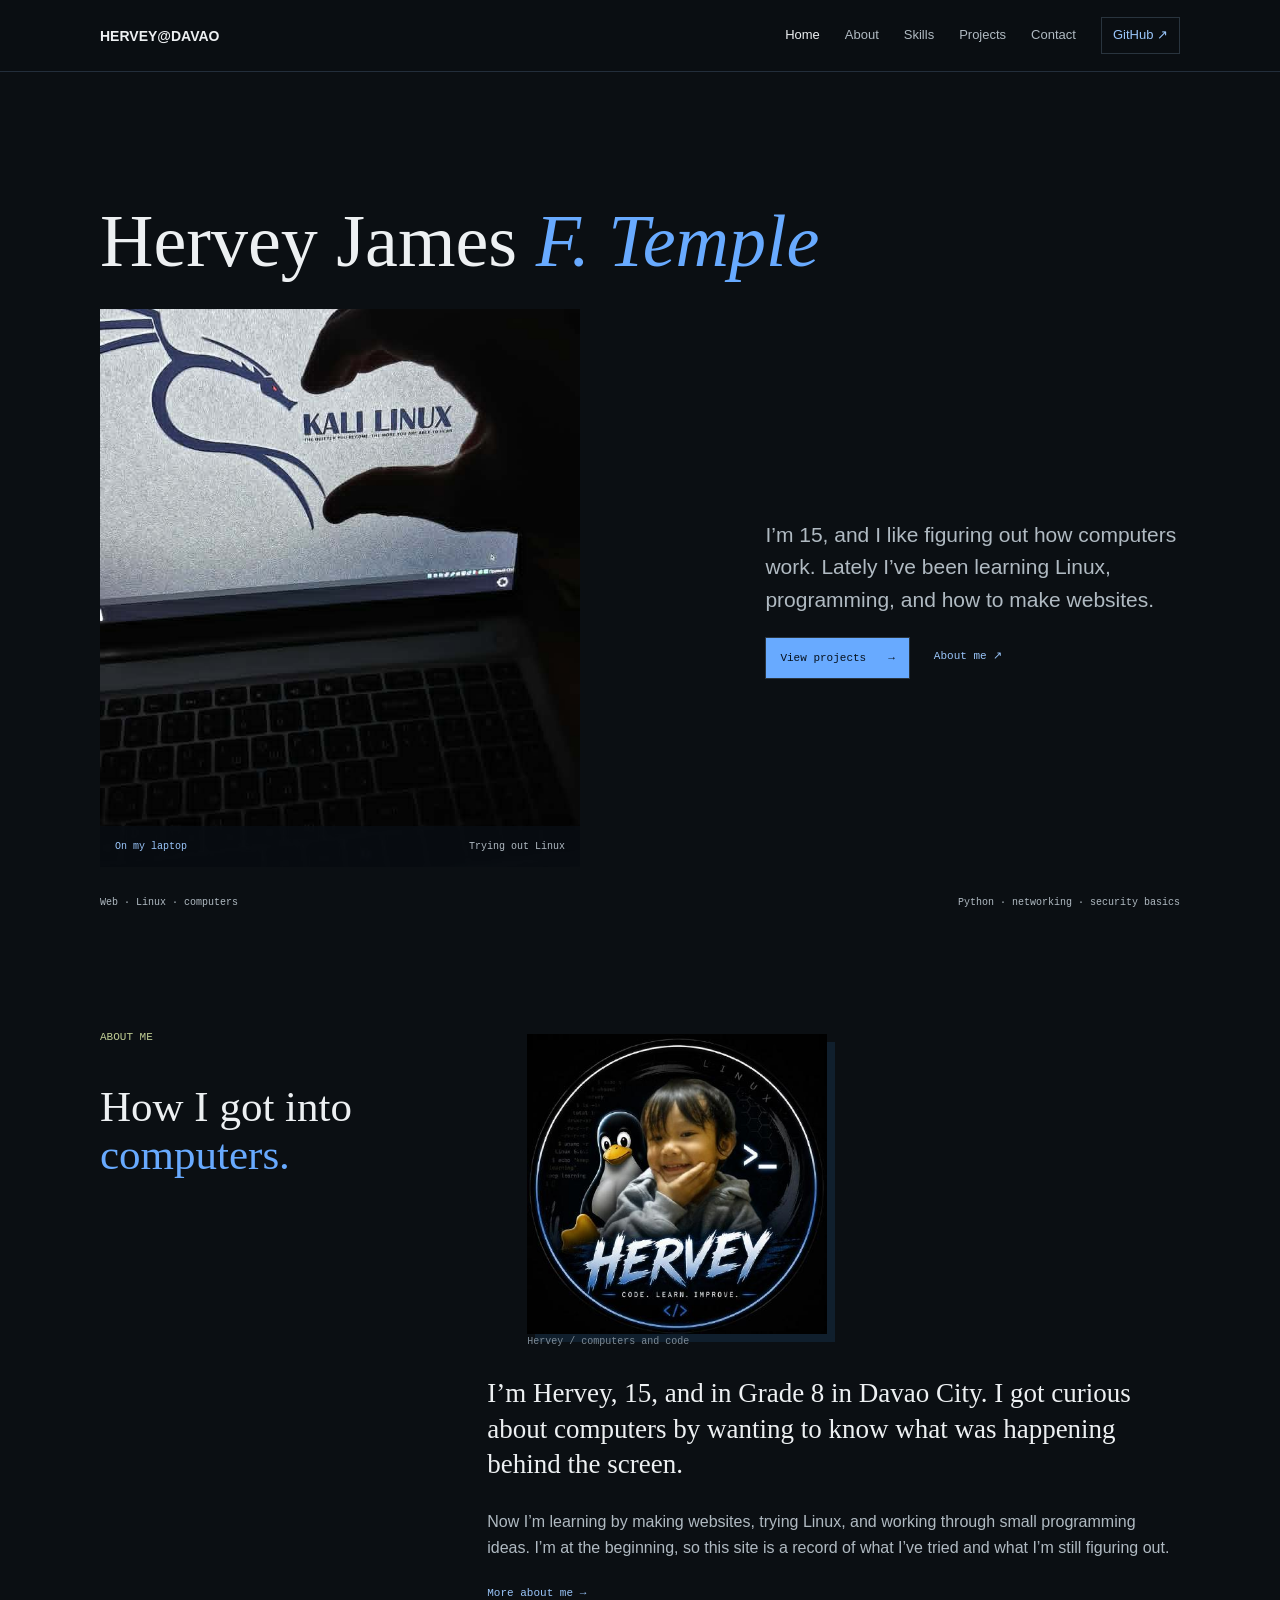
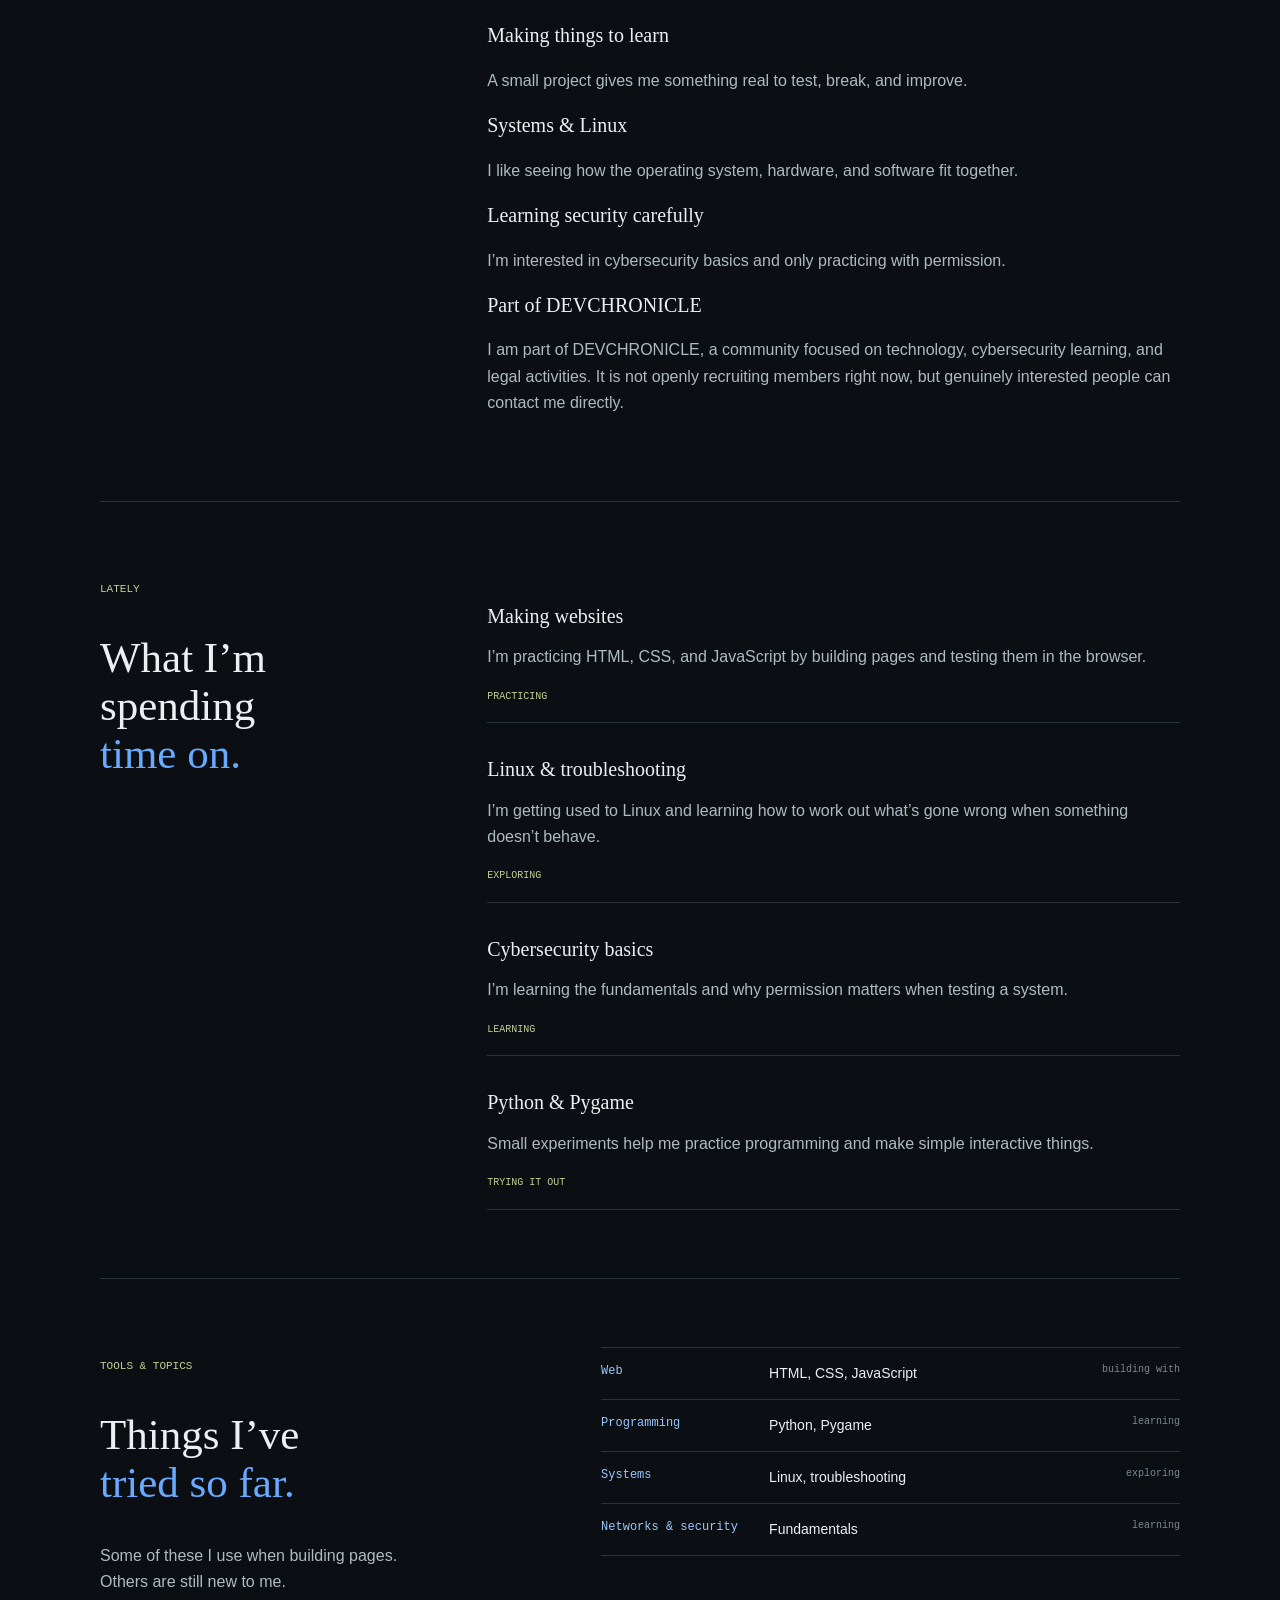
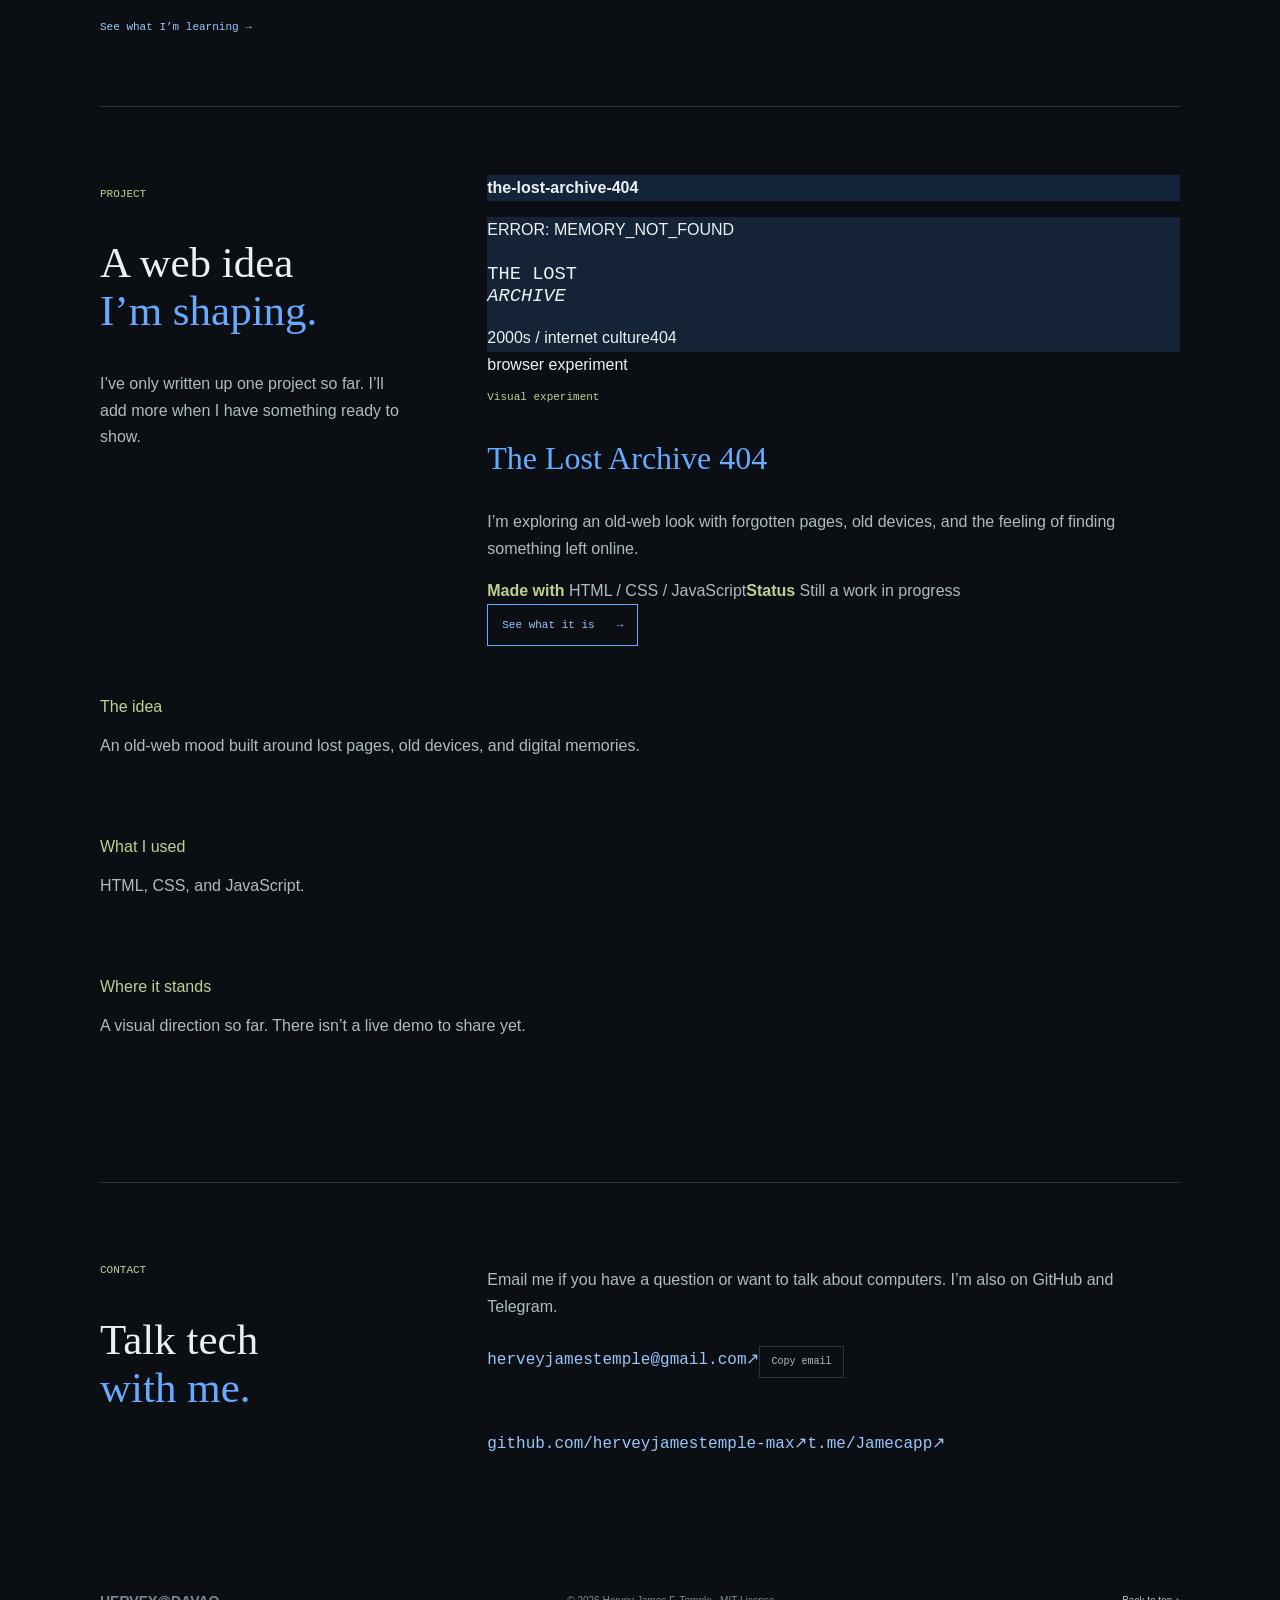
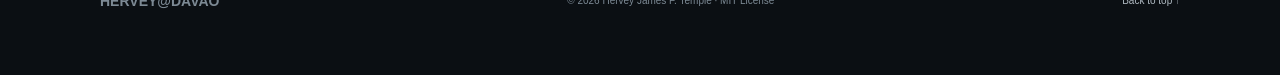
<file: index.html>
<!doctype html>
<html lang="en">
<head>
  <meta charset="utf-8">
  <meta name="viewport" content="width=device-width, initial-scale=1">
  <meta name="theme-color" content="#0b0f13">
  <meta name="description" content="Hervey James F. Temple is a Grade 8 student in Davao City learning Linux, programming, and web development.">
  <meta property="og:type" content="website">
  <meta property="og:title" content="Hervey James F. Temple | Portfolio">
  <meta property="og:description" content="I’m 15, in Grade 8, and learning Linux, programming, and web development in Davao City.">
  <title>Hervey James F. Temple | Portfolio</title>
  <link rel="icon" href="favicon.svg" type="image/svg+xml">
  <link rel="stylesheet" href="portfolio.css">
</head>
<body>
  <a class="skip-link" href="#top">Skip to content</a>
  <header class="site-header">
    <a class="wordmark" href="index.html" aria-label="Hervey James F. Temple, home">
      <span>HERVEY@DAVAO</span>
    </a>
    <button class="menu-toggle" type="button" aria-expanded="false" aria-controls="site-nav">
      <span class="menu-lines" aria-hidden="true"><i></i><i></i></span>
      <span class="menu-label">Menu</span>
    </button>
    <nav class="site-nav" id="site-nav" aria-label="Primary navigation">
      <a class="nav-link is-active" href="index.html" aria-current="page">Home</a>
      <a class="nav-link" href="about.html">About</a>
      <a class="nav-link" href="skills.html">Skills</a>
      <a class="nav-link" href="projects/index.html">Projects</a>
      <a class="nav-link" href="#contact">Contact</a>
      <a class="nav-github" href="https://github.com/herveyjamestemple-max" target="_blank" rel="noopener noreferrer">GitHub <span aria-hidden="true">↗</span></a>
    </nav>
  </header>

  <main id="top">
    <section class="hero section-shell" aria-labelledby="hero-title">
      <div class="hero-gridline" aria-hidden="true"></div>
      <h1 id="hero-title">Hervey James <em>F. Temple</em></h1>
      <div class="hero-feature">
        <figure class="hero-visual">
          <img src="download.jpeg" alt="My laptop displaying a Linux desktop" width="736" height="1308" fetchpriority="high">
          <figcaption><span>On my laptop</span><span>Trying out Linux</span></figcaption>
        </figure>
        <div class="hero-copy reveal">
          <p class="hero-intro">I’m 15, and I like figuring out how computers work. Lately I’ve been learning Linux, programming, and how to make websites.</p>
          <div class="hero-actions">
            <a class="button button-primary" href="projects/index.html">View projects <span aria-hidden="true">→</span></a>
            <a class="text-link" href="about.html">About me <span aria-hidden="true">↗</span></a>
          </div>
        </div>
      </div>
      <div class="hero-foot"><span>Web · Linux · computers</span><span>Python · networking · security basics</span></div>
    </section>

    <section class="about section-shell section-light" id="about" aria-labelledby="about-title">
      <div class="section-heading reveal"><p class="section-kicker">About me</p><h2 id="about-title">How I got into<br><span>computers.</span></h2></div>
      <div class="about-layout">
        <div class="about-statement reveal"><figure class="about-portrait"><img src="30f6a263-8914-494f-acf3-deb1fc8141c1.png" alt="Hervey James with Linux and coding-themed artwork" width="460" height="460" loading="lazy"><figcaption>Hervey / computers and code</figcaption></figure><p>I’m Hervey, 15, and in Grade 8 in Davao City. I got curious about computers by wanting to know what was happening behind the screen.</p><p class="muted-copy">Now I’m learning by making websites, trying Linux, and working through small programming ideas. I’m at the beginning, so this site is a record of what I’ve tried and what I’m still figuring out.</p><a class="text-link" href="about.html">More about me <span aria-hidden="true">→</span></a></div>
        <div class="about-details reveal">
          <div class="detail-row"><div><h3>Making things to learn</h3><p>A small project gives me something real to test, break, and improve.</p></div></div>
          <div class="detail-row"><div><h3>Systems &amp; Linux</h3><p>I like seeing how the operating system, hardware, and software fit together.</p></div></div>
          <div class="detail-row"><div><h3>Learning security carefully</h3><p>I’m interested in cybersecurity basics and only practicing with permission.</p></div></div>
          <div class="detail-row"><div><h3>Part of DEVCHRONICLE</h3><p>I am part of DEVCHRONICLE, a community focused on technology, cybersecurity learning, and legal activities. It is not openly recruiting members right now, but genuinely interested people can contact me directly.</p></div></div>
        </div>
      </div>
    </section>

    <section class="now section-shell section-light" id="now" aria-labelledby="now-title">
      <div class="section-heading reveal"><p class="section-kicker">Lately</p><h2 id="now-title">What I’m spending<br><span>time on.</span></h2></div>
      <div class="now-grid reveal">
        <article class="now-item"><h3>Making websites</h3><p>I’m practicing HTML, CSS, and JavaScript by building pages and testing them in the browser.</p><span class="now-state">Practicing</span></article>
        <article class="now-item"><h3>Linux &amp; troubleshooting</h3><p>I’m getting used to Linux and learning how to work out what’s gone wrong when something doesn’t behave.</p><span class="now-state">Exploring</span></article>
        <article class="now-item"><h3>Cybersecurity basics</h3><p>I’m learning the fundamentals and why permission matters when testing a system.</p><span class="now-state">Learning</span></article>
        <article class="now-item"><h3>Python &amp; Pygame</h3><p>Small experiments help me practice programming and make simple interactive things.</p><span class="now-state">Trying it out</span></article>
      </div>
    </section>

    <section class="skills section-shell section-light" id="skills" aria-labelledby="skills-title">
      <div class="skills-layout">
        <div class="skills-intro reveal"><p class="section-kicker">Tools &amp; topics</p><h2 id="skills-title">Things I’ve<br><span>tried so far.</span></h2><p>Some of these I use when building pages. Others are still new to me.</p><a class="text-link" href="skills.html">See what I’m learning <span aria-hidden="true">→</span></a></div>
        <dl class="skill-preview-list reveal">
          <div><dt>Web</dt><dd>HTML, CSS, JavaScript <span>building with</span></dd></div>
          <div><dt>Programming</dt><dd>Python, Pygame <span>learning</span></dd></div>
          <div><dt>Systems</dt><dd>Linux, troubleshooting <span>exploring</span></dd></div>
          <div><dt>Networks &amp; security</dt><dd>Fundamentals <span>learning</span></dd></div>
        </dl>
      </div>
    </section>

    <section class="work section-shell" id="work" aria-labelledby="work-title">
      <div class="work-header reveal"><div><p class="section-kicker">Project</p><h2 id="work-title">A web idea<br><span>I’m shaping.</span></h2></div><p class="work-aside">I’ve only written up one project so far. I’ll add more when I have something ready to show.</p></div>
      <article class="project-feature reveal">
        <a class="project-art project-art-link" href="projects/the-lost-archive-404.html" aria-label="View The Lost Archive 404 project"><div class="project-window"><div class="window-bar"><span></span><span></span><span></span><b>the-lost-archive-404</b></div><div class="project-screen"><div class="screen-scan"></div><p class="screen-code">ERROR: MEMORY_NOT_FOUND</p><h3>THE LOST<br><em>ARCHIVE</em></h3><div class="screen-footer"><span>2000s / internet culture</span><span>404</span></div></div></div><span class="art-label">browser experiment</span></a>
        <div class="project-info"><p class="project-type">Visual experiment</p><h3><a href="projects/the-lost-archive-404.html">The Lost Archive 404</a></h3><p>I’m exploring an old-web look with forgotten pages, old devices, and the feeling of finding something left online.</p><div class="project-meta"><span><b>Made with</b> HTML / CSS / JavaScript</span><span><b>Status</b> Still a work in progress</span></div><a class="button button-outline" href="projects/the-lost-archive-404.html">See what it is <span aria-hidden="true">→</span></a></div>
      </article>
      <div class="project-context reveal"><div><span>The idea</span><p>An old-web mood built around lost pages, old devices, and digital memories.</p></div><div><span>What I used</span><p>HTML, CSS, and JavaScript.</p></div><div><span>Where it stands</span><p>A visual direction so far. There isn’t a live demo to share yet.</p></div></div>
    </section>

    <section class="contact section-shell section-light" id="contact" aria-labelledby="contact-title">
      <div class="contact-layout reveal"><div><p class="section-kicker">Contact</p><h2 id="contact-title">Talk tech<br><span>with me.</span></h2></div><div class="contact-copy"><p>Email me if you have a question or want to talk about computers. I’m also on GitHub and Telegram.</p><a class="contact-link" href="mailto:herveyjamestemple@gmail.com"><span>herveyjamestemple@gmail.com</span><span aria-hidden="true">↗</span></a><button class="copy-button" type="button" data-copy="herveyjamestemple@gmail.com">Copy email</button><p class="copy-status" aria-live="polite"></p><a class="contact-link" href="https://github.com/herveyjamestemple-max" target="_blank" rel="noopener noreferrer"><span>github.com/herveyjamestemple-max</span><span aria-hidden="true">↗</span></a><a class="contact-link" href="https://t.me/Jamecapp" target="_blank" rel="noopener noreferrer"><span>t.me/Jamecapp</span><span aria-hidden="true">↗</span></a></div></div>
    </section>
  </main>

  <footer class="site-footer section-shell"><a class="wordmark" href="index.html"><span>HERVEY@DAVAO</span></a><p>© <span data-year></span> Hervey James F. Temple · <a href="LICENSE">MIT License</a></p><span class="footer-links"><a href="#top" class="back-top">Back to top ↑</a></span></footer>
  <script src="site.js" defer></script>
</body>
</html>
</file>
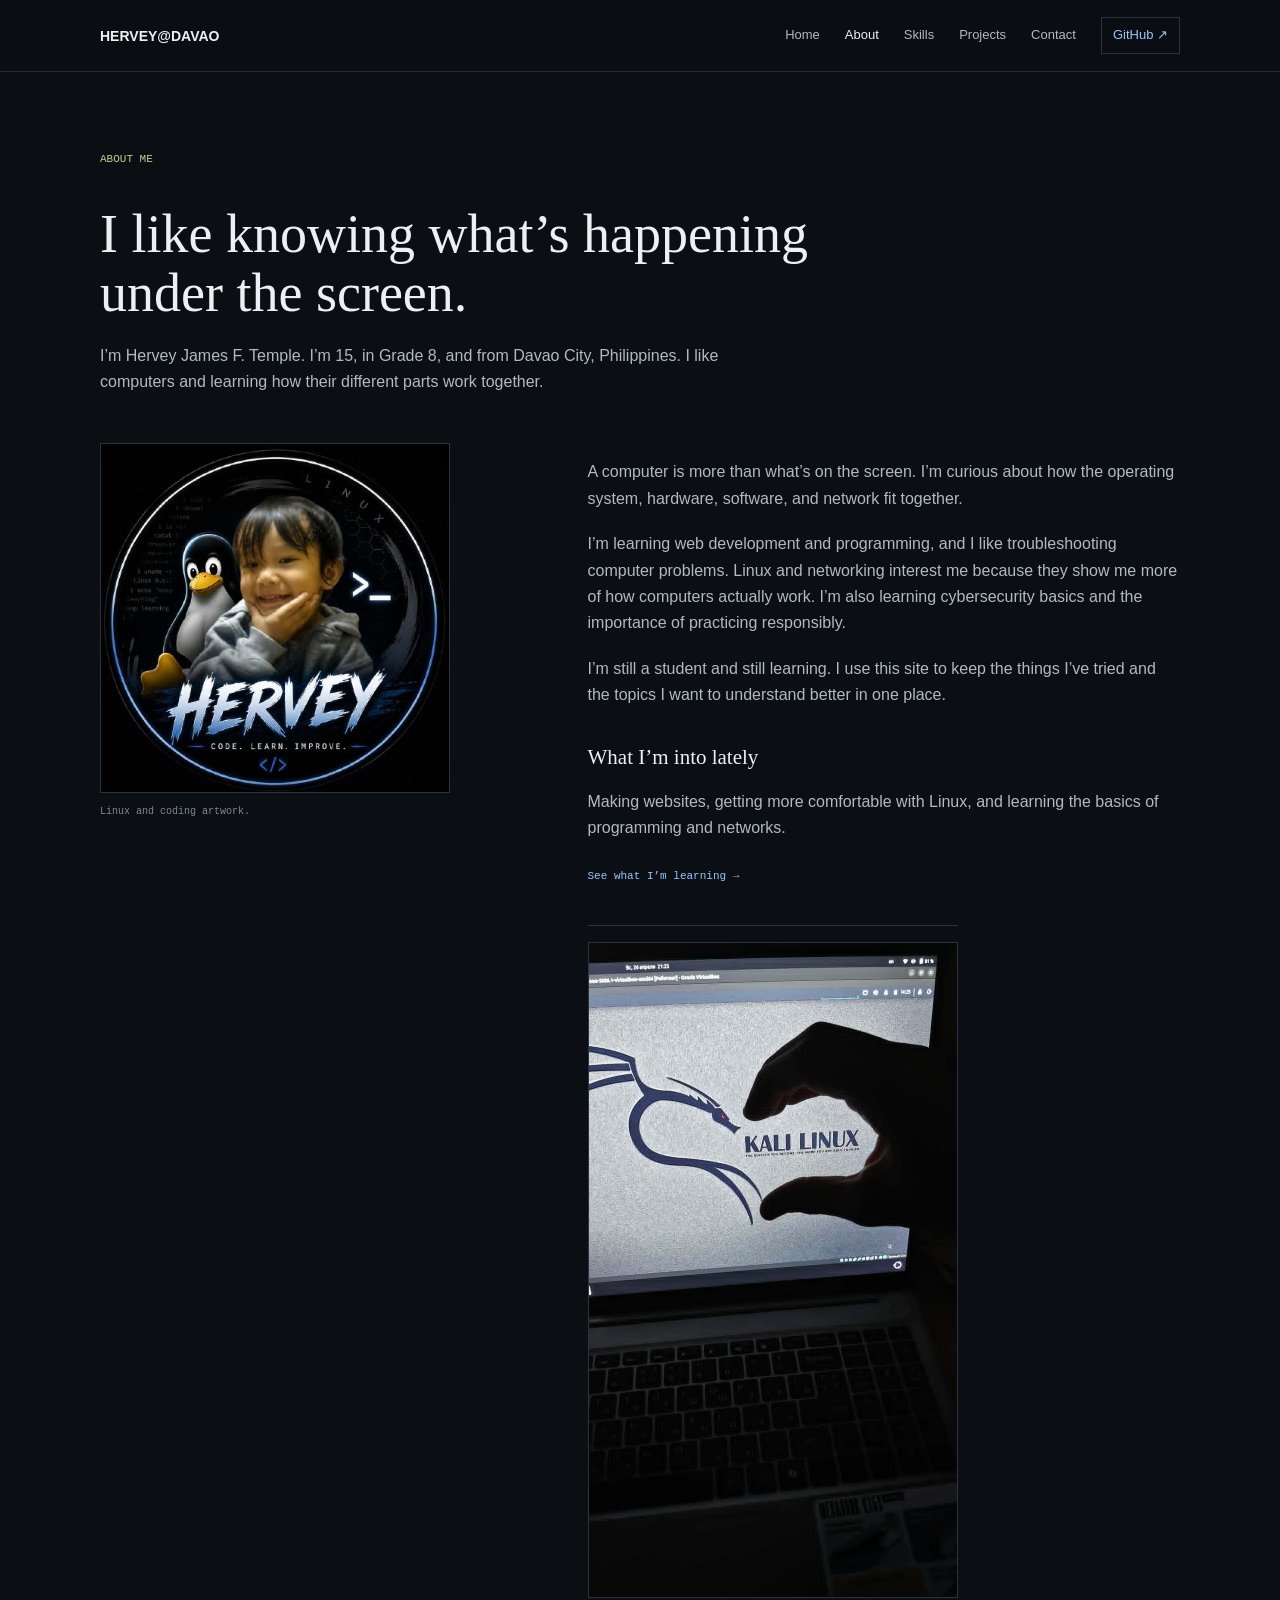
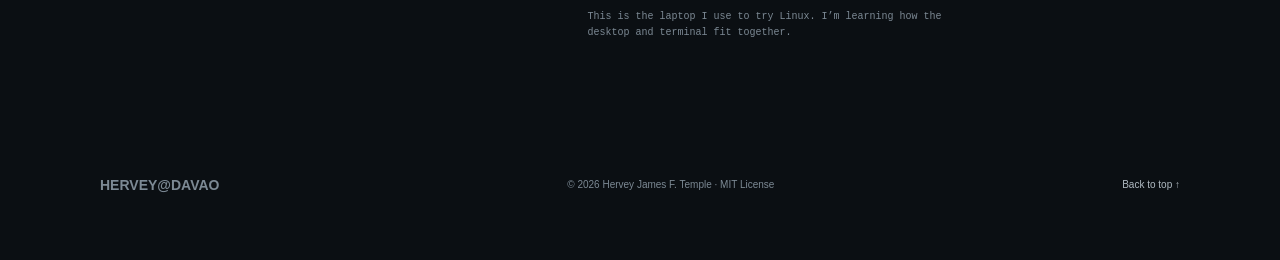
<file: about.html>
<!doctype html>
<html lang="en">
<head>
  <meta charset="utf-8">
  <meta name="viewport" content="width=device-width, initial-scale=1">
  <meta name="theme-color" content="#0b0f13">
  <meta name="description" content="Hervey James F. Temple is a 15-year-old Grade 8 student in Davao City learning web development, Linux, programming, and computer systems.">
  <meta property="og:type" content="website">
  <meta property="og:title" content="About Hervey James F. Temple">
  <meta property="og:description" content="I’m a student in Davao City. I like computers and I’m learning by trying things out.">
  <title>About | Hervey James F. Temple</title>
  <link rel="icon" href="favicon.svg" type="image/svg+xml">
  <link rel="stylesheet" href="portfolio.css">
  <script src="site.js" defer></script>
</head>
<body data-page="about">
  <a class="skip-link" href="#main">Skip to content</a>
  <header class="site-header">
    <a class="wordmark" href="index.html" aria-label="Hervey James F. Temple, home">HERVEY@DAVAO</a>
    <button class="menu-toggle" type="button" aria-expanded="false" aria-controls="site-nav"><span class="menu-lines" aria-hidden="true"><i></i><i></i></span><span>Menu</span></button>
    <nav class="site-nav" id="site-nav" aria-label="Main navigation">
      <a class="nav-link" href="index.html">Home</a><a class="nav-link is-active" href="about.html" aria-current="page">About</a><a class="nav-link" href="skills.html">Skills</a><a class="nav-link" href="projects/index.html">Projects</a><a class="nav-link" href="index.html#contact">Contact</a><a class="nav-github" href="https://github.com/herveyjamestemple-max" target="_blank" rel="noopener noreferrer">GitHub <span aria-hidden="true">↗</span></a>
    </nav>
  </header>
  <main class="section-shell route-main" id="main">
    <div class="route-heading">
      <p class="section-kicker">About me</p>
      <h1>I like knowing what’s happening under the screen.</h1>
      <p>I’m Hervey James F. Temple. I’m 15, in Grade 8, and from Davao City, Philippines. I like computers and learning how their different parts work together.</p>
    </div>
    <div class="about-page-grid">
      <figure class="about-page-portrait">
        <img src="30f6a263-8914-494f-acf3-deb1fc8141c1.png" alt="Hervey James with Linux and coding-themed artwork" width="460" height="460" fetchpriority="high">
        <figcaption>Linux and coding artwork.</figcaption>
      </figure>
      <div class="route-copy">
        <p>A computer is more than what’s on the screen. I’m curious about how the operating system, hardware, software, and network fit together.</p>
        <p>I’m learning web development and programming, and I like troubleshooting computer problems. Linux and networking interest me because they show me more of how computers actually work. I’m also learning cybersecurity basics and the importance of practicing responsibly.</p>
        <p>I’m still a student and still learning. I use this site to keep the things I’ve tried and the topics I want to understand better in one place.</p>
        <h2>What I’m into lately</h2>
        <p>Making websites, getting more comfortable with Linux, and learning the basics of programming and networks.</p>
        <a class="text-link" href="skills.html">See what I’m learning <span aria-hidden="true">→</span></a>
        <figure class="about-page-note">
          <img src="download.jpeg" alt="A laptop displaying a Linux desktop" width="736" height="1308" loading="lazy">
          <figcaption>This is the laptop I use to try Linux. I’m learning how the desktop and terminal fit together.</figcaption>
        </figure>
      </div>
    </div>
  </main>
  <footer class="site-footer section-shell"><a class="wordmark" href="index.html">HERVEY@DAVAO</a><p>© <span data-year></span> Hervey James F. Temple · <a href="LICENSE">MIT License</a></p><a class="back-top" href="#main">Back to top ↑</a></footer>
</body>
</html>
</file>
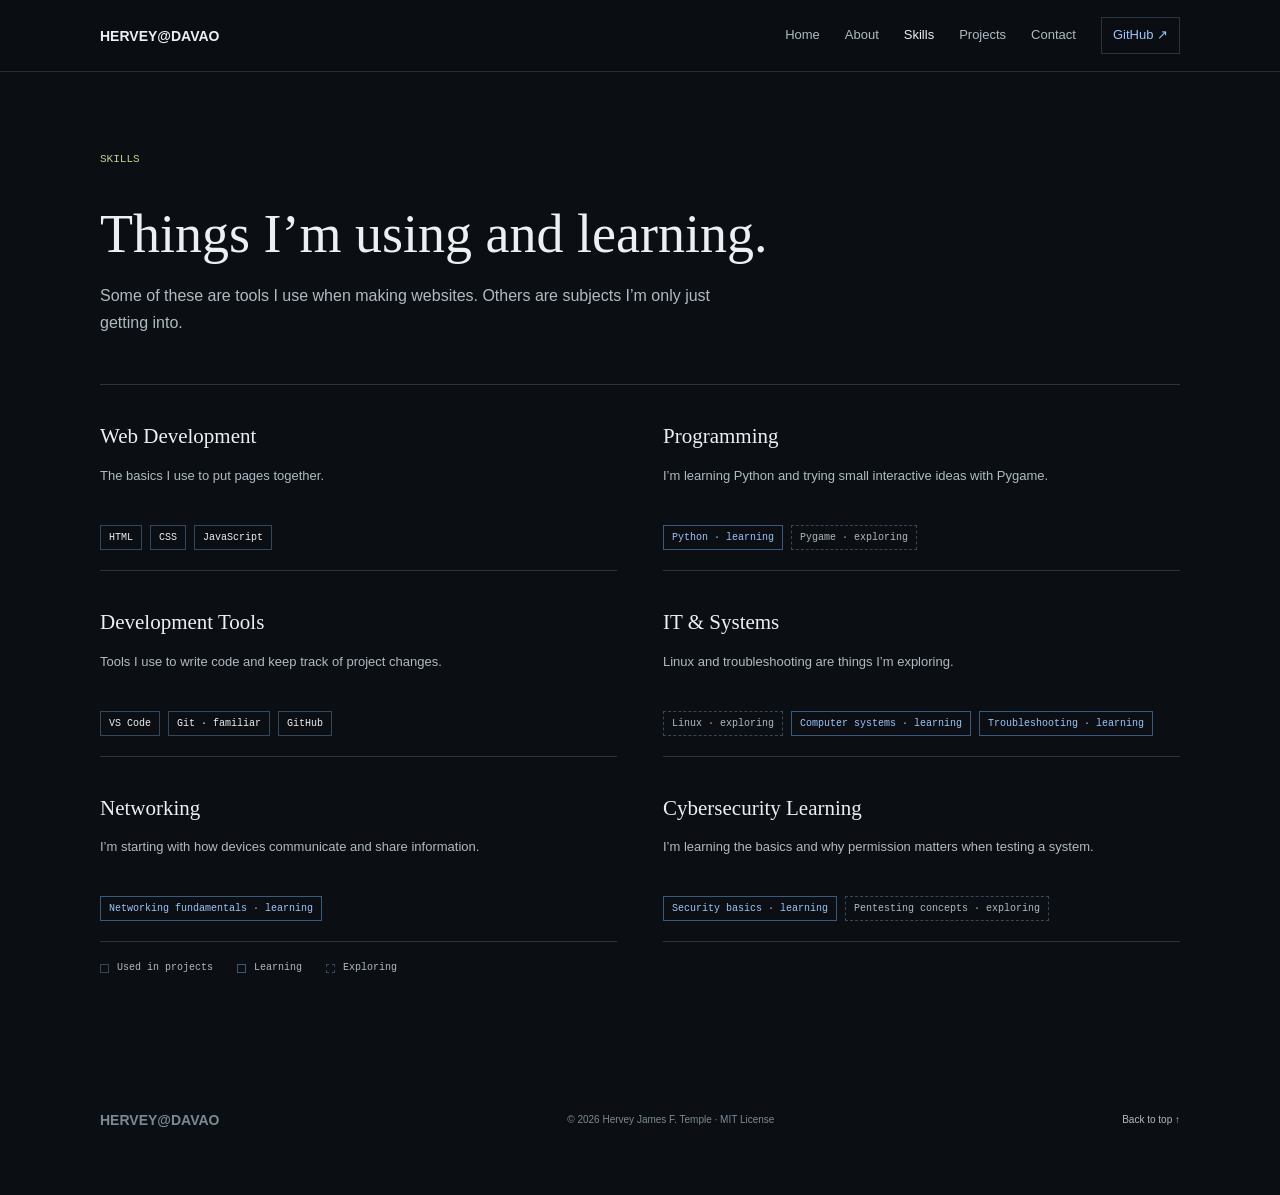
<file: skills.html>
<!doctype html>
<html lang="en">
<head>
  <meta charset="utf-8">
  <meta name="viewport" content="width=device-width, initial-scale=1">
  <meta name="theme-color" content="#0b0f13">
  <meta name="description" content="A clear list of the web, programming, development tools, IT, networking, and cybersecurity topics Hervey is using or learning.">
  <meta property="og:type" content="website">
  <meta property="og:title" content="Skills and Learning | Hervey James F. Temple">
  <meta property="og:description" content="A straightforward list of the tools and topics I’m using or learning about.">
  <title>Skills &amp; Learning | Hervey James F. Temple</title>
  <link rel="icon" href="favicon.svg" type="image/svg+xml">
  <link rel="stylesheet" href="portfolio.css">
  <script src="site.js" defer></script>
</head>
<body data-page="skills">
  <a class="skip-link" href="#main">Skip to content</a>
  <header class="site-header">
    <a class="wordmark" href="index.html" aria-label="Hervey James F. Temple, home">HERVEY@DAVAO</a>
    <button class="menu-toggle" type="button" aria-expanded="false" aria-controls="site-nav"><span class="menu-lines" aria-hidden="true"><i></i><i></i></span><span>Menu</span></button>
    <nav class="site-nav" id="site-nav" aria-label="Main navigation">
      <a class="nav-link" href="index.html">Home</a><a class="nav-link" href="about.html">About</a><a class="nav-link is-active" href="skills.html" aria-current="page">Skills</a><a class="nav-link" href="projects/index.html">Projects</a><a class="nav-link" href="index.html#contact">Contact</a><a class="nav-github" href="https://github.com/herveyjamestemple-max" target="_blank" rel="noopener noreferrer">GitHub <span aria-hidden="true">↗</span></a>
    </nav>
  </header>
  <main class="section-shell route-main" id="main">
    <div class="route-heading">
      <p class="section-kicker">Skills</p>
      <h1>Things I’m using and learning.</h1>
      <p>Some of these are tools I use when making websites. Others are subjects I’m only just getting into.</p>
    </div>
    <div class="skill-catalog">
      <section class="skill-category" aria-labelledby="web-title"><h2 id="web-title">Web Development</h2><p>The basics I use to put pages together.</p><div class="skill-tags"><span class="skill-tag">HTML</span><span class="skill-tag">CSS</span><span class="skill-tag">JavaScript</span></div></section>
      <section class="skill-category" aria-labelledby="programming-title"><h2 id="programming-title">Programming</h2><p>I’m learning Python and trying small interactive ideas with Pygame.</p><div class="skill-tags"><span class="skill-tag learning">Python · learning</span><span class="skill-tag exploring">Pygame · exploring</span></div></section>
      <section class="skill-category" aria-labelledby="tools-title"><h2 id="tools-title">Development Tools</h2><p>Tools I use to write code and keep track of project changes.</p><div class="skill-tags"><span class="skill-tag">VS Code</span><span class="skill-tag">Git · familiar</span><span class="skill-tag">GitHub</span></div></section>
      <section class="skill-category" aria-labelledby="systems-title"><h2 id="systems-title">IT &amp; Systems</h2><p>Linux and troubleshooting are things I’m exploring.</p><div class="skill-tags"><span class="skill-tag exploring">Linux · exploring</span><span class="skill-tag learning">Computer systems · learning</span><span class="skill-tag learning">Troubleshooting · learning</span></div></section>
      <section class="skill-category" aria-labelledby="networking-title"><h2 id="networking-title">Networking</h2><p>I’m starting with how devices communicate and share information.</p><div class="skill-tags"><span class="skill-tag learning">Networking fundamentals · learning</span></div></section>
      <section class="skill-category" aria-labelledby="security-title"><h2 id="security-title">Cybersecurity Learning</h2><p>I’m learning the basics and why permission matters when testing a system.</p><div class="skill-tags"><span class="skill-tag learning">Security basics · learning</span><span class="skill-tag exploring">Pentesting concepts · exploring</span></div></section>
    </div>
    <div class="skill-legend" aria-label="Skill status key"><span><i class="legend-swatch" aria-hidden="true"></i> Used in projects</span><span><i class="legend-swatch learning" aria-hidden="true"></i> Learning</span><span><i class="legend-swatch exploring" aria-hidden="true"></i> Exploring</span></div>
  </main>
  <footer class="site-footer section-shell"><a class="wordmark" href="index.html">HERVEY@DAVAO</a><p>© <span data-year></span> Hervey James F. Temple · <a href="LICENSE">MIT License</a></p><a class="back-top" href="#main">Back to top ↑</a></footer>
</body>
</html>
</file>
<file: portfolio.css>
:root { color-scheme: dark; --bg: #08111d; --panel: #0d1a29; --text: #e7edf4; --muted: #a5b2c0; --dim: #718093; --blue: #61a9ff; --blue-soft: #9bcaff; --line: #26384b; --mono: "Cascadia Code", "Consolas", "SFMono-Regular", monospace; --sans: "Bahnschrift", "Segoe UI", sans-serif; --wrap: 1120px; }
* { box-sizing: border-box; }
html { scroll-behavior: smooth; scroll-padding-top: 90px; }
body { margin: 0; background: var(--bg); color: var(--text); font: 16px/1.65 var(--sans); }
body::before { position: fixed; inset: 0; z-index: -1; background-image: linear-gradient(rgba(122,157,194,.035) 1px, transparent 1px), linear-gradient(90deg, rgba(122,157,194,.035) 1px, transparent 1px); background-size: 42px 42px; content: ""; pointer-events: none; }
a { color: inherit; text-decoration: none; }
button { color: inherit; font: inherit; }
a:focus-visible, button:focus-visible { outline: 2px solid var(--blue-soft); outline-offset: 4px; }
.skip-link { position: fixed; top: 8px; left: 8px; z-index: 50; padding: 10px 14px; transform: translateY(-150%); background: var(--blue); color: #06101b; }
.skip-link:focus { transform: translateY(0); }
.site-header { position: sticky; top: 0; z-index: 20; display: flex; align-items: center; justify-content: space-between; min-height: 72px; padding: 0 max(32px, calc((100vw - var(--wrap)) / 2)); border-bottom: 1px solid rgba(92,121,151,.3); background: rgba(8,17,29,.97); }
.wordmark { font: 600 13px/1 var(--mono); }
.site-nav { display: flex; align-items: center; gap: 25px; color: var(--muted); font: 11px/1.4 var(--mono); }
.site-nav a { padding: 8px 0; transition: color .18s ease; }
.site-nav a:hover, .site-nav a[aria-current="page"] { color: var(--text); }
.nav-github { color: var(--blue-soft) !important; }
.menu-toggle { display: none; }
.section-shell { width: min(var(--wrap), calc(100% - 64px)); margin-inline: auto; padding: 76px 0; }
.hero { display: grid; grid-template-columns: 1fr .7fr; align-items: center; gap: 55px; min-height: 630px; padding-top: 105px; padding-bottom: 65px; }
.hero-gridline { display: none; }
.hero-copy { max-width: 650px; }
.eyebrow, .section-kicker, .project-type { color: var(--blue-soft); font: 11px/1.6 var(--mono); letter-spacing: 0; text-transform: none; }
.eyebrow { margin-bottom: 25px; }
.status-dot { width: 8px; height: 8px; background: #78c798; box-shadow: 0 0 0 4px rgba(120,199,152,.1); }
h1, h2, h3 { font-family: var(--mono); letter-spacing: 0; line-height: 1.18; }
h1 { margin-bottom: 24px; font-size: clamp(40px, 6vw, 76px); font-weight: 600; text-transform: none; }
h1 em, h2 span, .project-info h3 { color: var(--blue); font-style: normal; }
.hero-intro { max-width: 560px; color: var(--text); font-size: 18px; line-height: 1.65; }
.hero-actions { display: flex; align-items: center; gap: 24px; }
.button { display: inline-flex; align-items: center; justify-content: space-between; min-height: 42px; gap: 22px; padding: 10px 14px; border: 1px solid var(--line); font: 11px/1.4 var(--mono); letter-spacing: 0; text-transform: none; transition: background .18s, border-color .18s; }
.button:hover { transform: none; border-color: var(--blue); }
.button-primary { background: var(--blue); color: #06111d; }
.button-primary:hover { background: var(--blue-soft); }
.button-outline { border-color: var(--blue); background: transparent; color: var(--blue-soft); }
.text-link { padding-bottom: 3px; border-color: var(--line); color: var(--blue-soft); font: 11px/1.5 var(--mono); }
.text-link:hover { border-color: var(--blue); color: white; }
.hero-visual { height: 360px; max-width: 360px; width: 100%; margin: 0 0 0 auto; border: 1px solid var(--line); background: var(--panel) url("30f6a263-8914-494f-acf3-deb1fc8141c1.png") center/contain no-repeat; transform: none; }
.hero-visual::before, .hero-visual::after, .hero-visual > * { display: none; }
.hero-foot { right: 0; bottom: 10px; left: 0; font: 10px/1.5 var(--mono); letter-spacing: 0; }
.section-light, .now { background: transparent; color: var(--text); }
.section-light::before { display: none; }
.section-heading { margin-bottom: 40px; }
.section-heading h2, .skills-intro h2, .work-header h2, .github-copy h2, .contact h2 { font-size: clamp(29px, 4vw, 45px); line-height: 1.2; font-weight: 500; }
.section-heading h2 span, .skills-intro h2 span, .work-header h2 span, .github-copy h2 span, .contact h2 span { color: var(--blue); }
.section-kicker { margin-bottom: 13px; }
.about-layout { grid-template-columns: .8fr 1.2fr; gap: 9vw; }
.about-portrait { max-width: 300px; }
.about-portrait img { display: block; width: 100%; height: auto; border-color: var(--line); box-shadow: 8px 8px 0 rgba(35,79,124,.25); }
.about-portrait figcaption { color: var(--dim); font: 10px/1.5 var(--mono); letter-spacing: 0; }
.about-statement > p:first-of-type { font: 500 clamp(22px, 2.5vw, 31px)/1.3 var(--mono); letter-spacing: 0; }
.muted-copy, .detail-row p, .now-item p, .hero-intro, .hero-note { color: var(--muted); }
.detail-row { border-color: var(--line); }
.detail-row h3, .now-item h3 { font-family: var(--mono); font-weight: 500; letter-spacing: 0; }
.now { border-top: 1px solid var(--line); }
.now-grid { border-color: var(--line); }
.now-item { min-height: 220px; border-color: var(--line); transition: background .18s; }
.now-item:hover { background: var(--panel); transform: none; }
.now-item h3 { font-size: 18px; }
.now-item p { min-height: 0; }
.now-state { color: var(--blue-soft); font: 10px/1.5 var(--mono); }
.process, .interests { background: transparent; border-top: 1px solid var(--line); }
.process-heading h2, .interests-heading h2 { font-size: clamp(29px, 4vw, 45px); line-height: 1.2; font-weight: 500; }
.process-heading p:last-child, .process-step p, .heading-aside { color: var(--muted); }
.process-photo { width: min(360px, 100%); height: 430px; margin: 0 auto 45px; overflow: hidden; border-color: var(--line); }
.process-photo img { display: block; width: 100%; height: 100%; object-fit: cover; }
.process-line { border-color: var(--line); }
.process-step { border-color: var(--line); }
.process-step h3 { font: 500 17px/1.4 var(--mono); }
.interest-explorer { min-height: 0; border-color: var(--line); }
.interest-list { border-color: var(--line); }
.interest-tab { color: var(--muted); font: 18px/1.3 var(--mono); letter-spacing: 0; }
.interest-tab:hover, .interest-tab.is-selected { background: rgba(43,127,255,.08); }
.interest-panel { padding: 45px; }
.interest-panel h3 { font: 500 22px/1.35 var(--mono); }
.interest-panel p, .panel-tags span { color: var(--muted); }
.panel-graphic { max-width: 380px; }
.skills { grid-template-columns: .7fr 1.3fr; gap: 7vw; border-top: 1px solid var(--line); }
.skills-intro p:last-child { color: var(--muted); }
.skills-board { border-color: var(--line); }
.skill-filter { border-color: var(--line); }
.filter-button { color: var(--muted); font: 11px/1.4 var(--mono); }
.filter-button.is-active, .filter-button:hover { color: var(--blue-soft); }
.skill-grid { border-color: var(--line); }
.skill-item { border-color: var(--line); background: transparent; cursor: pointer; }
.skill-item:hover, .skill-item.is-selected { background: var(--panel); }
.skill-symbol { border-color: var(--line); color: var(--blue-soft); font-family: var(--mono); }
.skill-item small, .skill-note { color: var(--muted); }
.work { background: transparent; border-top: 1px solid var(--line); }
.work-header { margin-bottom: 40px; }
.work-aside { color: var(--muted); }
.project-feature { min-height: 0; border-color: var(--line); }
.project-art { padding: 38px 38px 48px 0; border-color: var(--line); }
.project-art-link { color: inherit; cursor: pointer; }
.project-window { transform: none; box-shadow: none; }
.project-window:hover { transform: none; box-shadow: none; }
.window-bar { background: #13243a; }
.project-screen { background-color: #142335; }
.project-screen h3 { font-family: var(--mono); letter-spacing: 0; }
.screen-scan { display: none; }
.project-info h3 { font: 500 clamp(24px, 3vw, 34px)/1.2 var(--mono); }
.project-info > p:not(.project-type), .project-meta span, .project-context p { color: var(--muted); }
.project-meta b, .project-context span { color: var(--blue-soft); }
.project-note { color: var(--muted); }
.project-context { border-color: var(--line); }
.project-context > div { border-color: var(--line); }
.github-band { min-height: 320px; border-top: 1px solid var(--line); }
.github-orbit { display: none; }
.github-band { display: block; }
.github-copy { max-width: 700px; }
.github-copy > p:not(.section-kicker) { color: var(--muted); }
.contact { background: transparent; color: var(--text); border-top: 1px solid var(--line); }
.contact-layout { gap: 9vw; }
.contact-copy > p { color: var(--muted); }
.contact-link { border-color: var(--line); color: var(--blue-soft); font-family: var(--mono); overflow-wrap: anywhere; }
.contact-link:hover { color: white; }
.copy-button { margin: 10px 0; padding: 8px 11px; border: 1px solid var(--line); background: transparent; color: var(--muted); font: 10px/1.4 var(--mono); cursor: pointer; }
.copy-button:hover { border-color: var(--blue); color: white; }
.copy-status { min-height: 22px; margin-bottom: 8px; color: var(--blue-soft); font-size: 12px; }
.site-footer { display: flex; align-items: center; justify-content: space-between; gap: 20px; padding-block: 25px; border-color: var(--line); color: var(--dim); font: 10px/1.5 var(--mono); }
.site-footer p { margin: 0; }
.footer-links { gap: 18px; }
.footer-links > a:first-child, .back-top { color: var(--muted); }
.site-footer a:hover { color: var(--blue-soft); }
.route-main { min-height: 68vh; padding-top: 68px; }
.route-heading { max-width: 760px; margin-bottom: 48px; }
.route-heading h1 { max-width: 760px; margin-bottom: 19px; font-size: clamp(36px, 6vw, 62px); line-height: 1.15; }
.route-heading > p:last-child { max-width: 620px; margin-bottom: 0; color: var(--muted); }
.about-page-grid { display: grid; grid-template-columns: minmax(230px, .65fr) 1fr; align-items: start; gap: clamp(35px, 8vw, 105px); }
.about-page-portrait, .about-page-note { margin: 0; padding: 12px; border: 1px solid var(--line); background: var(--panel); }
.about-page-portrait { max-width: 350px; }
.about-page-portrait img, .about-page-note img { display: block; width: 100%; height: auto; border: 1px solid var(--line); }
.about-page-portrait figcaption, .about-page-note figcaption { padding-top: 11px; color: var(--dim); font: 10px/1.6 var(--mono); }
.route-copy { max-width: 650px; color: var(--muted); }
.route-copy p { margin-bottom: 19px; }
.route-copy h2 { margin: 35px 0 12px; color: var(--text); font: 500 20px/1.4 var(--mono); }
.about-page-note { max-width: 370px; margin-top: 38px; }
.skill-catalog { display: grid; grid-template-columns: repeat(2, minmax(0, 1fr)); border-top: 1px solid var(--line); border-left: 1px solid var(--line); }
.skill-category { min-height: 190px; padding: 23px; border-right: 1px solid var(--line); border-bottom: 1px solid var(--line); }
.skill-category h2 { margin-bottom: 9px; font: 500 17px/1.4 var(--mono); }
.skill-category > p { min-height: 44px; margin-bottom: 16px; color: var(--muted); font-size: 13px; }
.skill-tags { display: flex; flex-wrap: wrap; gap: 8px; }
.skill-tag { padding: 4px 8px; border: 1px solid #33475d; color: var(--text); font: 10px/1.5 var(--mono); }
.skill-tag.learning { border-color: #385a7e; color: var(--blue-soft); }
.skill-tag.exploring { border-style: dashed; color: var(--muted); }
.skill-legend { display: flex; flex-wrap: wrap; gap: 10px 24px; margin-top: 18px; color: var(--muted); font: 10px/1.6 var(--mono); }
.skill-legend span { display: inline-flex; align-items: center; gap: 8px; }
.legend-swatch { width: 9px; height: 9px; border: 1px solid #33475d; }
.legend-swatch.learning { border-color: #385a7e; }
.legend-swatch.exploring { border-style: dashed; }
.project-catalog { display: grid; gap: 18px; }
.project-card { display: grid; grid-template-columns: minmax(0, .9fr) 1fr; align-items: center; gap: 32px; padding: 20px; border: 1px solid var(--line); background: rgba(13,26,41,.62); }
.project-card-preview { display: block; min-width: 0; }
.project-card-copy h2 { margin-bottom: 12px; font: 500 24px/1.3 var(--mono); }
.project-card-copy > p:not(.section-kicker) { color: var(--muted); font-size: 14px; }
.project-detail { max-width: 920px; }
.breadcrumbs { margin-bottom: 28px; color: var(--muted); font: 11px/1.6 var(--mono); }
.breadcrumbs ol { display: flex; flex-wrap: wrap; gap: 9px; margin: 0; padding: 0; list-style: none; }
.breadcrumbs li + li::before { margin-right: 9px; color: var(--dim); content: "/"; }
.breadcrumbs a:hover { color: white; }
.project-detail-preview { margin: 0 0 32px; padding: 14px; border: 1px solid var(--line); background: var(--panel); }
.project-detail-preview .preview-screen { min-height: 340px; }
.project-detail-preview figcaption { padding-top: 12px; color: var(--muted); font-size: 12px; }
.project-facts { display: grid; grid-template-columns: 150px 1fr; margin: 0; border-top: 1px solid var(--line); }
.project-facts dt, .project-facts dd { margin: 0; padding: 13px 0; border-bottom: 1px solid var(--line); }
.project-facts dt { color: var(--blue-soft); font: 11px/1.6 var(--mono); }
.project-facts dd { color: var(--muted); }
.project-notes { margin-top: 32px; border-top: 1px solid var(--line); }
.project-notes details { border-bottom: 1px solid var(--line); }
.project-notes summary { padding: 14px 0; color: var(--text); font: 12px/1.6 var(--mono); cursor: pointer; }
.project-notes details p { max-width: 650px; color: var(--muted); }
.project-actions { display: flex; flex-wrap: wrap; align-items: center; gap: 14px; margin-top: 30px; }
.not-found { display: flex; min-height: 66vh; flex-direction: column; align-items: center; justify-content: center; text-align: center; }
.not-found .error-code { margin-bottom: 8px; color: var(--blue); font: 500 clamp(76px, 14vw, 140px)/1 var(--mono); }
.not-found h1 { margin-bottom: 14px; font: 500 clamp(28px, 5vw, 42px)/1.2 var(--mono); }
.not-found > p:not(.error-code) { max-width: 450px; color: var(--muted); }
.not-found .project-actions { justify-content: center; }
.reveal { opacity: 1; transform: none; }
@media (max-width: 820px) {
  .site-header { padding-inline: 6vw; }
  .menu-toggle { display: flex; align-items: center; gap: 9px; color: var(--muted); font: 10px/1.4 var(--mono); text-transform: uppercase; letter-spacing: 0; }
  .menu-lines { gap: 5px; }
  .menu-lines i { background: var(--blue-soft); }
  .site-nav { position: absolute; top: 71px; right: 6vw; left: 6vw; display: none; flex-direction: column; align-items: stretch; gap: 0; padding: 10px 16px; border: 1px solid var(--line); background: var(--bg); }
  .site-nav.is-open { display: flex; }
  .site-nav a { padding: 13px 0; border-bottom: 1px solid rgba(38,56,75,.55); }
  .nav-link::after { display: none; }
  .section-shell { width: calc(100% - 12vw); padding-block: 58px; }
  .hero { display: grid; min-height: auto; padding-top: 110px; }
  .hero-visual { height: min(72vw, 350px); margin: 0 auto; }
  .hero-foot { bottom: 4px; }
  .about-layout, .skills, .contact-layout { grid-template-columns: 1fr; gap: 36px; }
  .section-heading { margin-bottom: 35px; }
  .now-grid { grid-template-columns: repeat(2, minmax(0, 1fr)); }
  .now-item { min-height: 190px; padding: 18px; }
  .process-heading { display: block; }
  .process-heading p:last-child { margin-top: 20px; }
  .process-photo { height: 380px; }
  .process-line { grid-template-columns: repeat(2, 1fr); }
  .process-step:nth-child(2) { border-right: 0; }
  .process-step:nth-child(n+3) { border-top: 1px solid var(--line); }
  .interests-heading { display: block; }
  .interest-explorer { grid-template-columns: 1fr; }
  .interest-list { border-right: 0; border-bottom: 1px solid var(--line); }
  .interest-panel { min-height: 390px; }
  .work-header { align-items: start; gap: 25px; }
  .project-feature { grid-template-columns: 1fr; }
  .project-art { padding: 30px 0; border-right: 0; border-bottom: 1px solid var(--line); }
  .project-info { padding: 10px 0 25px; }
  .project-context { grid-template-columns: 1fr; }
  .project-context > div, .project-context > div:not(:first-child) { min-height: 0; padding: 18px 0; border-right: 0; border-bottom: 1px solid var(--line); }
  .project-context p { max-width: 100%; margin-top: 8px; }
  .github-band { min-height: 0; }
  .site-footer { flex-wrap: wrap; }
  .about-page-grid { grid-template-columns: 1fr; }
  .about-page-portrait { width: min(100%, 330px); }
  .skill-catalog { grid-template-columns: 1fr; }
  .skill-category { min-height: 0; }
  .project-card { grid-template-columns: 1fr; padding: 14px; }
  .project-detail-preview .preview-screen { min-height: 250px; }
  .project-facts { grid-template-columns: 112px 1fr; }
}
@media (max-width: 480px) {
  .section-shell { width: calc(100% - 36px); padding-block: 46px; }
  .hero { padding-top: 94px; }
  h1 { font-size: clamp(38px, 10vw, 54px); }
  .hero-visual { height: 280px; }
  .hero-actions { align-items: flex-start; flex-direction: column; gap: 16px; }
  .now-grid { grid-template-columns: 1fr; }
  .now-item { min-height: 0; }
  .process-line { grid-template-columns: 1fr; }
  .process-step, .process-step:not(:first-child) { min-height: 0; padding: 20px 0; border-right: 0; border-top: 1px solid var(--line); }
  .process-step:first-child { border-top: 0; }
  .interest-panel { padding: 35px 22px; }
  .work-header { display: block; }
  .work-aside { margin-top: 20px; }
  .project-screen { height: 230px; padding-top: 35px; }
  .project-screen h3 { font-size: 38px; }
  .contact-link { font-size: 11px; }
  .site-footer { align-items: flex-start; }
  .site-footer p { width: 100%; order: 3; }
  .project-facts { grid-template-columns: 96px 1fr; }
}
@media (prefers-reduced-motion: reduce) { *, *::before, *::after { scroll-behavior: auto !important; transition-duration: .01ms !important; animation-duration: .01ms !important; animation-iteration-count: 1 !important; } }

:root {
  --bg: #0b0f13;
  --panel: #111a23;
  --text: #edf0f2;
  --muted: #b0bac2;
  --dim: #7c8994;
  --blue: #68aaff;
  --blue-soft: #9ac6fb;
  --moss: #c1cf95;
  --line: #29343e;
  --display: Georgia, "Times New Roman", serif;
  --sans: "Trebuchet MS", "Segoe UI", sans-serif;
  --wrap: 1080px;
}

body { background: var(--bg); font-family: var(--sans); }
body::before { display: none; }
.site-header { background: rgba(11,15,19,.96); }
.wordmark { font-family: var(--sans); font-size: 14px; font-weight: 700; }
.site-nav { font-family: var(--sans); font-size: 13px; }
.nav-github { padding: 8px 11px !important; border: 1px solid var(--line); }
h1, h2, h3,
.section-heading h2, .skills-intro h2, .work-header h2, .contact h2,
.about-statement > p:first-of-type, .detail-row h3, .now-item h3,
.project-info h3, .route-heading h1, .route-copy h2,
.skill-category h2, .project-card-copy h2, .not-found h1 {
  font-family: var(--display);
  font-weight: 500;
  letter-spacing: 0;
}
h1 { font-size: 78px; line-height: 1.02; }
h1 em { color: var(--blue); font-style: italic; }
.section-shell { padding-block: 68px; }
.hero { grid-template-columns: 1.1fr .9fr; gap: 75px; min-height: calc(100svh - 72px); padding-top: 70px; padding-bottom: 40px; }
.hero-copy { max-width: 640px; }
.eyebrow, .section-kicker, .project-type { color: var(--blue-soft); font-size: 11px; }
.eyebrow { margin-bottom: 24px; }
.hero-intro { max-width: 510px; font-size: 19px; line-height: 1.6; }
.hero-visual { position: relative; display: grid; grid-template: 1fr auto / 1fr; width: min(100%, 420px); max-width: 420px; height: auto; aspect-ratio: .78; margin: 0 0 0 auto; padding: 0; overflow: hidden; border: 0; background: #131b22; }
.hero-visual img { display: block; grid-area: 1 / 1 / 3 / 2; width: 100%; height: 100%; object-fit: cover; object-position: center; }
.hero-visual figcaption { z-index: 1; display: flex; grid-area: 2 / 1 / 3 / 2; justify-content: space-between; gap: 10px; margin: 0; padding: 13px 15px; background: rgba(8,13,18,.9); color: var(--muted); font: 10px/1.5 var(--mono); }
.hero-visual figcaption span:first-child { color: var(--blue-soft); }
.hero-foot { position: static; display: flex; grid-column: 1 / -1; align-items: center; justify-content: space-between; gap: 16px; margin-top: 4px; padding-top: 0; border-top: 0; color: var(--muted); font: 10px/1.5 var(--mono); letter-spacing: 0; }
.section-heading { margin-bottom: 30px; }
.section-heading h2, .skills-intro h2, .work-header h2, .contact h2 { font-size: 43px; line-height: 1.12; }
.section-kicker { margin-bottom: 12px; font-family: var(--mono); text-transform: uppercase; }
.about-layout { grid-template-columns: .8fr 1.2fr; gap: 9vw; }
.about-statement > p:first-of-type { font-size: 27px; line-height: 1.3; }
.muted-copy, .detail-row p, .now-item p, .hero-intro, .hero-note { color: var(--muted); }
.about-details { border-top-color: var(--line); }
.detail-row { border-color: var(--line); }
.detail-row h3, .now-item h3 { font-size: 20px; }
.now { border-top: 1px solid var(--line); }
.now-grid { grid-template-columns: repeat(2, minmax(0, 1fr)); gap: 0 46px; border: 0; }
.now-item, .now-item:hover { min-height: 0; padding: 19px 0; border: 0; border-bottom: 1px solid var(--line); background: transparent; transform: none; }
.now-item h3 { max-width: 100%; margin-bottom: 7px; }
.now-item p { margin-bottom: 10px; }
.now-state { color: var(--blue-soft); font: 10px/1.5 var(--mono); text-transform: uppercase; }
.skills { display: block; border-top: 1px solid var(--line); }
.skills-layout { display: grid; grid-template-columns: .8fr 1.2fr; gap: 9vw; }
.skills-intro p:not(.section-kicker) { max-width: 340px; color: var(--muted); }
.skill-preview-list { margin: 0; border-top: 1px solid var(--line); }
.skill-preview-list > div { display: grid; grid-template-columns: 150px 1fr; gap: 18px; padding: 14px 0; border-bottom: 1px solid var(--line); }
.skill-preview-list dt { color: var(--blue-soft); font: 12px/1.5 var(--mono); }
.skill-preview-list dd { display: flex; justify-content: space-between; gap: 14px; margin: 0; color: var(--text); font-size: 14px; }
.skill-preview-list dd span { color: var(--dim); font: 10px/1.5 var(--mono); text-align: right; }
.work { border-top: 1px solid var(--line); }
.work-header { margin-bottom: 38px; }
.work-header h2 { font-size: 48px; }
.work-aside { max-width: 300px; color: var(--muted); }
.project-feature { grid-template-columns: 1.05fr .95fr; border-color: var(--line); }
.project-art { padding: 36px 42px 42px 0; border-color: var(--line); }
.project-info h3 { font-size: 32px; }
.project-info > p:not(.project-type), .project-meta span, .project-context p { color: var(--muted); }
.project-meta b, .project-context span { color: var(--blue-soft); }
.project-context { margin-top: 50px; border-color: var(--line); }
.project-context > div { min-height: 140px; border-color: var(--line); }
.project-context p { margin-top: 12px; }
.contact { border-top: 1px solid var(--line); }
.contact-layout { gap: 10vw; }
.contact-copy > p { color: var(--muted); }
.contact-link { border-color: var(--line); color: var(--blue-soft); font-family: var(--mono); overflow-wrap: anywhere; }
.site-footer { font-family: var(--sans); }
.route-heading h1 { font-size: 54px; line-height: 1.1; }
.route-copy h2, .skill-category h2, .project-card-copy h2 { font-size: 21px; }
.project-detail-preview { background: var(--panel); }
.project-detail-preview figcaption { color: var(--muted); }
.not-found h1 { font-size: 40px; }

@media (max-width: 820px) {
  .hero { grid-template-columns: 1fr; gap: 30px; min-height: 0; padding-top: 70px; }
  .hero-visual { width: min(100%, 420px); margin-inline: 0; }
  .hero-foot { margin-top: 4px; }
  .skills-layout { grid-template-columns: 1fr; gap: 28px; }
  .skill-preview-list > div { grid-template-columns: 135px 1fr; }
  .project-feature { grid-template-columns: 1fr; }
}

@media (max-width: 600px) {
  h1 { font-size: 56px; }
  .section-shell { padding-block: 50px; }
  .section-heading h2, .skills-intro h2, .work-header h2, .contact h2 { font-size: 36px; }
  .about-statement > p:first-of-type { font-size: 23px; }
  .now-grid { grid-template-columns: 1fr; }
  .now-item { padding-block: 16px; }
  .skill-preview-list > div { grid-template-columns: 1fr; gap: 5px; }
  .skill-preview-list dd { align-items: baseline; }
  .project-art { padding: 24px 0 30px; }
  .work-header { display: block; }
  .work-aside { margin-top: 16px; }
  .route-heading h1 { font-size: 40px; }
}

.hero { grid-template-columns: 1fr; align-content: center; gap: 0; }
.hero > .eyebrow { margin-bottom: 15px; }
.hero > h1 { max-width: 100%; margin-bottom: 29px; font-size: 74px; line-height: 1.04; }
.hero-feature { display: grid; grid-template-columns: minmax(0, 1fr) minmax(280px, .72fr); align-items: center; gap: clamp(36px, 7vw, 92px); }
.hero-visual { width: 100%; max-width: 480px; aspect-ratio: .86; margin: 0; }
.hero-copy { max-width: 455px; }
.hero-intro { max-width: 440px; font-size: 21px; line-height: 1.55; }
.hero-foot { margin-top: 28px; }

@media (max-width: 820px) {
  .hero { grid-template-columns: 1fr; }
  .hero-feature { grid-template-columns: minmax(0, 1fr) minmax(230px, .8fr); gap: 30px; }
  .hero > h1 { font-size: 60px; }
}

@media (max-width: 600px) {
  .hero { padding-top: 55px; }
  .hero > h1 { margin-bottom: 20px; font-size: 48px; }
  .hero-feature { grid-template-columns: 1fr; gap: 22px; }
  .hero-visual { width: min(100%, 380px); aspect-ratio: .95; }
  .hero-copy { max-width: 100%; }
  .hero-intro { font-size: 19px; }
  .hero-foot { gap: 10px; font-size: 9px; }
}

@media (max-width: 380px) {
  .hero > h1 { font-size: 42px; }
  .hero-visual { aspect-ratio: .9; }
  .hero-visual figcaption { font-size: 9px; }
}

@media (min-width: 821px) {
  .about, .now, .work {
    display: grid;
    grid-template-columns: minmax(240px, .62fr) minmax(0, 1.38fr);
    column-gap: clamp(42px, 6vw, 76px);
    align-items: start;
  }
  .about > .section-heading, .now > .section-heading, .work > .work-header {
    grid-column: 1;
    grid-row: 1;
    margin: 0;
  }
  .about > .about-layout { grid-column: 2; grid-row: 1; grid-template-columns: .9fr 1.1fr; gap: 35px; }
  .now > .now-grid { grid-column: 2; grid-row: 1; grid-template-columns: 1fr; gap: 0; }
  .now-item, .now-item:hover { padding: 15px 0; }
  .work > .work-header { display: block; }
  .work-header h2 { font-size: 43px; }
  .work-aside { margin-top: 22px; }
  .work > .project-feature { grid-column: 2; grid-row: 1; }
  .work > .project-context { grid-column: 1 / -1; margin-top: 48px; }
  .contact-layout { display: grid; grid-template-columns: minmax(240px, .62fr) minmax(0, 1.38fr); gap: clamp(42px, 6vw, 76px); }
}

@media (max-width: 820px) {
  .about, .now, .work { display: block; }
  .about > .section-heading, .now > .section-heading, .work > .work-header { margin-bottom: 32px; }
  .work > .work-header { display: block; }
  .work > .project-context { margin-top: 36px; }
  .contact-layout { grid-template-columns: 1fr; }
}

.about-page-portrait, .about-page-note { padding: 0; border: 0; background: transparent; }
.about-page-portrait img, .about-page-note img { border-color: var(--line); }
.about-page-portrait figcaption, .about-page-note figcaption { padding-top: 11px; }
.about-page-note { padding-top: 16px; border-top: 1px solid var(--line); }
.skill-catalog { gap: 0 46px; border: 0; border-top: 1px solid var(--line); }
.skill-category { min-height: 0; padding: 20px 0; border: 0; border-bottom: 1px solid var(--line); }
.project-card { padding: 26px 0; border: 0; border-top: 1px solid var(--line); border-bottom: 1px solid var(--line); background: transparent; }
.eyebrow, .section-kicker, .project-type, .now-state { color: var(--moss); }
.project-meta b, .project-context span { color: var(--moss); }
</file>
